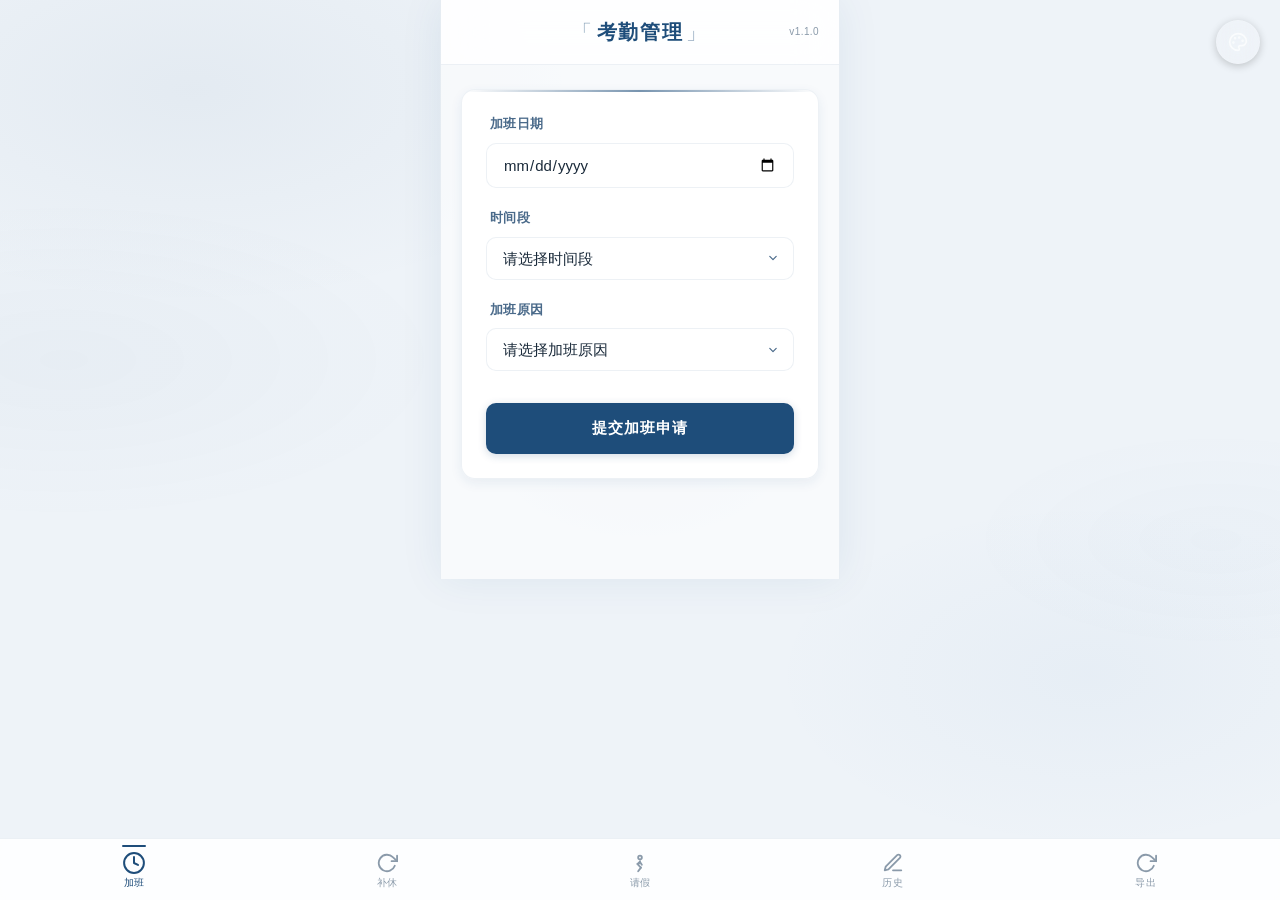
<file: scripts/www/index.html>
<!DOCTYPE html>
<html lang="zh-CN">
<head>
    <meta charset="UTF-8">
    <meta name="viewport" content="width=device-width, initial-scale=1.0, user-scalable=no">
    <title>考勤管理系统</title>
    <link rel="stylesheet" href="styles.css" id="theme-stylesheet">
</head>
<body>
    <div class="container">
        <header class="app-header">
            <h1>考勤管理</h1>
            <span class="app-version">v1.1.0</span>
        </header>
        
        <nav class="tab-nav">
            <button class="tab-button active" onclick="showTab(event, 'overtime')">
                <span class="tab-icon">
                    <svg width="20" height="20" viewBox="0 0 24 24" fill="none" stroke="currentColor" stroke-width="2" stroke-linecap="round" stroke-linejoin="round">
                        <circle cx="12" cy="12" r="10"/><polyline points="12 6 12 12 16 14"/>
                    </svg>
                </span>
                <span class="tab-text">加班</span>
            </button>
            <button class="tab-button" onclick="showTab(event, 'compensatory')">
                <span class="tab-icon">
                    <svg width="20" height="20" viewBox="0 0 24 24" fill="none" stroke="currentColor" stroke-width="2" stroke-linecap="round" stroke-linejoin="round">
                        <polyline points="23 4 23 10 17 10"/><path d="M20.49 15a9 9 0 1 1-2.12-9.36L23 10"/>
                    </svg>
                </span>
                <span class="tab-text">补休</span>
            </button>
            <button class="tab-button" onclick="showTab(event, 'leave')">
                <span class="tab-icon">
                    <svg width="20" height="20" viewBox="0 0 24 24" fill="none" stroke="currentColor" stroke-width="2" stroke-linecap="round" stroke-linejoin="round">
                        <path d="M13 17l-3 4"/><path d="M9 13l3-2 2 3"/><circle cx="12" cy="6" r="2"/><path d="M12 10l-2 4 3 3"/>
                    </svg>
                </span>
                <span class="tab-text">请假</span>
            </button>
            <button class="tab-button" onclick="showTab(event, 'history')">
                <span class="tab-icon">
                    <svg width="20" height="20" viewBox="0 0 24 24" fill="none" stroke="currentColor" stroke-width="2" stroke-linecap="round" stroke-linejoin="round">
                        <path d="M12 20h9"/><path d="M16.5 3.5a2.121 2.121 0 0 1 3 3L7 19l-4 1 1-4L16.5 3.5z"/>
                    </svg>
                </span>
                <span class="tab-text">历史</span>
            </button>
            <button class="tab-button" onclick="showTab(event, 'export')">
                <span class="tab-icon">
                    <svg width="20" height="20" viewBox="0 0 24 24" fill="none" stroke="currentColor" stroke-width="2" stroke-linecap="round" stroke-linejoin="round">
                        <polyline points="23 4 23 10 17 10"/><path d="M20.49 15a9 9 0 1 1-2.12-9.36L23 10"/>
                    </svg>
                </span>
                <span class="tab-text">导出</span>
            </button>
        </nav>

        <main class="main-content">
            <!-- 加班标签页 -->
            <div id="overtime" class="tab-content active">
                <div class="card">
                    <form id="overtimeForm" class="mobile-form">
                        <div class="form-group">
                            <label for="overtimeDate">加班日期</label>
                            <input type="date" id="overtimeDate" required>
                        </div>
                        <div class="form-group">
                            <label for="overtimeTimeSlot">时间段</label>
                            <select id="overtimeTimeSlot" required>
                                <option value="">请选择时间段</option>
                                <option value="morning">上午8:00-12:00</option>
                                <option value="afternoon">下午14:00-18:00</option>
                                <option value="evening">晚上19:00-23:00</option>
                                <option value="custom">自定义</option>
                            </select>
                        </div>
                        <div class="form-group" id="customOvertimeTimeSlot" style="display: none;">
                            <label for="customOvertimeTimeText">自定义时间段</label>
                            <input type="text" id="customOvertimeTimeText" placeholder="请输入自定义时间段，如：09:00-17:00">
                        </div>
                        <div class="form-group">
                            <label for="overtimeReason">加班原因</label>
                            <select id="overtimeReason" required>
                                <option value="">请选择加班原因</option>
                                <option value="saturday">周六加班</option>
                                <option value="weekend">周末加班</option>
                                <option value="city">创城加班</option>
                                <option value="custom">自定义</option>
                            </select>
                        </div>
                        <div class="form-group" id="customOvertimeReason" style="display: none;">
                            <label for="customOvertimeText">自定义原因</label>
                            <input type="text" id="customOvertimeText" placeholder="请输入自定义原因">
                        </div>
                        <button type="submit" class="submit-btn">提交加班申请</button>
                    </form>
                </div>
            </div>

            <!-- 补休标签页 -->
            <div id="compensatory" class="tab-content">
                <div class="card">
                    <form id="compensatoryForm" class="mobile-form">
                        <div class="form-group">
                            <label for="compensatoryDate">补休日期</label>
                            <input type="date" id="compensatoryDate" required>
                        </div>

                        <div class="form-group">
                            <label for="shiftSchedule">班次</label>
                            <div class="input-with-lock">
                                <select id="shiftSchedule" required>
                                    <option value="">请选择班次</option>
                                    <option value="A14">A14</option>
                                    <option value="A16">A16</option>
                                    <option value="A17">A17</option>
                                    <option value="A18">A18</option>
                                    <option value="A19">A19</option>
                                    <option value="A2">A2</option>
                                    <option value="A20">A20</option>
                                    <option value="A21">A21</option>
                                    <option value="A22">A22</option>
                                    <option value="A23">A23</option>
                                    <option value="A27">A27</option>
                                    <option value="A30">A30</option>
                                    <option value="A31">A31</option>
                                    <option value="A32">A32</option>
                                    <option value="A35">A35</option>
                                    <option value="A37">A37</option>
                                    <option value="A39">A39</option>
                                    <option value="A40">A40</option>
                                    <option value="A46">A46</option>
                                    <option value="A47">A47</option>
                                    <option value="A48">A48</option>
                                    <option value="A49">A49</option>
                                    <option value="A50">A50</option>
                                    <option value="A51">A51</option>
                                    <option value="A52">A52</option>
                                    <option value="A53">A53</option>
                                    <option value="A54">A54</option>
                                    <option value="A55">A55</option>
                                    <option value="A56">A56</option>
                                    <option value="A57">A57</option>
                                    <option value="A58">A58</option>
                                    <option value="A59">A59</option>
                                    <option value="A65">A65</option>
                                    <option value="A66">A66</option>
                                    <option value="A69">A69</option>
                                    <option value="A7">A7</option>
                                    <option value="A71">A71</option>
                                    <option value="A74">A74</option>
                                    <option value="A8">A8</option>
                                </select>
                                <button type="button" id="shiftModifyBtn" onclick="toggleShiftLock()" class="lock-btn">
                                    <svg width="20" height="20" viewBox="0 0 24 24" fill="none" stroke="currentColor" stroke-width="2" stroke-linecap="round" stroke-linejoin="round">
                                        <rect x="3" y="11" width="18" height="11" rx="2" ry="2"/><path d="M7 11V7a5 5 0 0 1 9.9-1"/>
                                    </svg>
                                </button>
                                <button type="button" id="shiftFixBtn" onclick="toggleShiftLock()" class="lock-btn fixed" style="display: none;">
                                    <svg width="20" height="20" viewBox="0 0 24 24" fill="none" stroke="currentColor" stroke-width="2" stroke-linecap="round" stroke-linejoin="round">
                                        <rect x="3" y="11" width="18" height="11" rx="2" ry="2"/><path d="M7 11V7a5 5 0 0 1 10 0v4"/>
                                    </svg>
                                </button>
                            </div>
                        </div>
                        <div class="form-group">
                            <label for="compensatoryTimeSlot">时间段</label>
                            <div id="shiftTimeDisplay" class="shift-time-display" style="display: none;">
                                <div class="time-info">请先选择班次</div>
                            </div>
                            <select id="compensatoryTimeSlot" required>
                                <option value="">请选择时间段</option>
                                <option value="morning">上午7:00-11:00</option>
                                <option value="afternoon">下午14:30-17:30</option>
                            </select>
                        </div>
                        <div class="form-group">
                            <label>锁定控制</label>
                            <div class="lock-control-buttons">
                                <button type="button" onclick="unlockAll()" class="unlock-all-btn">取消所有锁定</button>
                            </div>
                        </div>
                        <div class="form-group">
                            <label for="relatedOvertime">关联加班记录</label>
                            <select id="relatedOvertime" required>
                                <option value="">请选择关联的加班记录</option>
                            </select>
                        </div>
                        <button type="submit" class="submit-btn">提交补休申请</button>
                    </form>
                </div>
            </div>

            <!-- 请假标签页 -->
            <div id="leave" class="tab-content">
                <div class="card">
                    <form id="leaveForm" class="mobile-form">
                        <div class="form-group">
                            <label for="leaveDate">请假日期</label>
                            <input type="date" id="leaveDate" required>
                        </div>
                        <div class="form-group">
                            <label for="leaveTimeSlot">时间段</label>
                            <select id="leaveTimeSlot" required>
                                <option value="">请选择时间段</option>
                                <option value="morning">上午7:00-11:00</option>
                                <option value="afternoon">下午14:30-17:30</option>
                                <option value="custom">自定义</option>
                            </select>
                        </div>
                        <div class="form-group" id="customLeaveTimeSlot" style="display: none;">
                            <label for="customLeaveTimeText">自定义时间段</label>
                            <input type="text" id="customLeaveTimeText" placeholder="请输入自定义时间段，如：09:00-15:00">
                        </div>
                        <div class="form-group">
                            <label for="leaveReason">请假原因</label>
                            <select id="leaveReason" required>
                                <option value="">请选择请假原因</option>
                                <option value="personal">事假</option>
                                <option value="sick">病假</option>
                                <option value="custom">自定义</option>
                            </select>
                        </div>
                        <div class="form-group" id="customLeaveReason" style="display: none;">
                            <label for="customLeaveText">自定义原因</label>
                            <input type="text" id="customLeaveText" placeholder="请输入自定义原因">
                        </div>
                        <button type="submit" class="submit-btn">提交请假申请</button>
                    </form>
                </div>
            </div>

            <!-- 历史视图标签页 -->
            <div id="history" class="tab-content">
                <div class="card">
                    <div class="statistics-mobile">
                        <div class="stat-card">
                            <div class="stat-number" id="totalOvertime">0</div>
                            <div class="stat-label">加班总次数</div>
                        </div>
                        <div class="stat-card">
                            <div class="stat-number" id="totalCompensatory">0</div>
                            <div class="stat-label">补休总次数</div>
                        </div>
                        <div class="stat-card">
                            <div class="stat-number" id="remainingCount">0</div>
                            <div class="stat-label">剩余次数</div>
                        </div>
                    </div>
                    
                    <div id="expirationWarning" class="warning-mobile" style="display: none;"></div>
                    
                    <!-- 万年历 -->
                    <div class="calendar-mobile">
                        <div class="calendar-header-mobile">
                            <button id="prevMonth" class="calendar-nav-mobile">
                                <svg width="18" height="18" viewBox="0 0 24 24" fill="none" stroke="currentColor" stroke-width="2" stroke-linecap="round" stroke-linejoin="round">
                                    <polyline points="15 18 9 12 15 6"/>
                                </svg>
                            </button>
                            <span id="currentMonth" class="calendar-title-mobile"></span>
                            <button id="nextMonth" class="calendar-nav-mobile">
                                <svg width="18" height="18" viewBox="0 0 24 24" fill="none" stroke="currentColor" stroke-width="2" stroke-linecap="round" stroke-linejoin="round">
                                    <polyline points="9 18 15 12 9 6"/>
                                </svg>
                            </button>
                        </div>
                        <div class="calendar-legend-mobile">
                            <span class="legend-item-mobile"><span class="legend-dot overtime-color"></span>加班</span>
                            <span class="legend-item-mobile"><span class="legend-dot compensatory-color"></span>补休</span>
                            <span class="legend-item-mobile"><span class="legend-dot leave-color"></span>请假</span>
                            <span class="legend-item-mobile"><span class="legend-dot full-compensatory-color"></span>全补</span>
                        </div>
                        <div id="calendar" class="calendar-grid-mobile"></div>
                    </div>
                    
                    <div class="history-list-mobile" id="historyList"></div>
                </div>
            </div>

            <!-- 导出标签页 -->
            <div id="export" class="tab-content">
                <div class="card">
                    <div class="export-section">
                        <h3>筛选条件</h3>
                        <div class="export-filters-mobile">
                            <div class="form-group">
                                <label for="exportYear">年份</label>
                                <select id="exportYear">
                                    <option value="">全部年份</option>
                                </select>
                            </div>
                            <div class="form-group">
                                <label for="exportMonth">月份</label>
                                <select id="exportMonth">
                                    <option value="">全部月份</option>
                                    <option value="01">1月</option>
                                    <option value="02">2月</option>
                                    <option value="03">3月</option>
                                    <option value="04">4月</option>
                                    <option value="05">5月</option>
                                    <option value="06">6月</option>
                                    <option value="07">7月</option>
                                    <option value="08">8月</option>
                                    <option value="09">9月</option>
                                    <option value="10">10月</option>
                                    <option value="11">11月</option>
                                    <option value="12">12月</option>
                                </select>
                            </div>
                            <div class="form-group">
                                <label for="exportType">导出类型</label>
                                <select id="exportType" onchange="updateFieldOptions()">
                                    <option value="overtime">加班记录</option>
                                    <option value="compensatory">补休记录</option>
                                    <option value="leave">请假记录</option>
                                    <option value="all">全部记录</option>
                                </select>
                            </div>
                        </div>
                    </div>
                    
                    <!-- 字段选择区域 -->
                    <div class="field-selection-mobile">
                        <h3>选择字段</h3>
                        <div class="field-templates-mobile">
                            <button type="button" onclick="selectAllFields()" class="template-btn-mobile">全选</button>
                            <button type="button" onclick="clearAllFields()" class="template-btn-mobile">清空</button>
                            <button type="button" onclick="loadTemplate('basic')" class="template-btn-mobile">基础</button>
                            <button type="button" onclick="loadTemplate('detailed')" class="template-btn-mobile">详细</button>
                        </div>
                        
                        <!-- 字段选择组 -->
                        <div id="overtimeFields" class="field-group-mobile">
                            <div class="field-checkboxes-mobile">
                                <label class="checkbox-mobile"><input type="checkbox" value="加班日期" checked><span>加班日期</span></label>
                                <label class="checkbox-mobile"><input type="checkbox" value="时间段" checked><span>时间段</span></label>
                                <label class="checkbox-mobile"><input type="checkbox" value="加班原因" checked><span>加班原因</span></label>
                                <label class="checkbox-mobile"><input type="checkbox" value="状态" checked><span>状态</span></label>
                                <label class="checkbox-mobile"><input type="checkbox" value="创建时间"><span>创建时间</span></label>
                            </div>
                        </div>
                        
                        <div id="compensatoryFields" class="field-group-mobile" style="display: none;">
                            <div class="field-checkboxes-mobile">
                                <label class="checkbox-mobile"><input type="checkbox" value="补休日期" checked><span>补休日期</span></label>

                                <label class="checkbox-mobile"><input type="checkbox" value="班次" checked><span>班次</span></label>
                                <label class="checkbox-mobile"><input type="checkbox" value="班次时间"><span>班次时间</span></label>
                                <label class="checkbox-mobile"><input type="checkbox" value="时间段" checked><span>时间段</span></label>
                                <label class="checkbox-mobile"><input type="checkbox" value="关联加班日期" checked><span>关联加班日期</span></label>
                                <label class="checkbox-mobile"><input type="checkbox" value="关联加班时间段" checked><span>关联加班时间段</span></label>
                                <label class="checkbox-mobile"><input type="checkbox" value="加班原因" checked><span>加班原因</span></label>
                                <label class="checkbox-mobile"><input type="checkbox" value="创建时间"><span>创建时间</span></label>
                            </div>
                        </div>
                        
                        <div id="leaveFields" class="field-group-mobile" style="display: none;">
                            <div class="field-checkboxes-mobile">
                                <label class="checkbox-mobile"><input type="checkbox" value="请假日期" checked><span>请假日期</span></label>
                                <label class="checkbox-mobile"><input type="checkbox" value="时间段" checked><span>时间段</span></label>
                                <label class="checkbox-mobile"><input type="checkbox" value="请假原因" checked><span>请假原因</span></label>
                                <label class="checkbox-mobile"><input type="checkbox" value="创建时间"><span>创建时间</span></label>
                            </div>
                        </div>
                        
                        <div id="allFields" class="field-group-mobile" style="display: none;">
                            <div class="field-checkboxes-mobile">
                                <label class="checkbox-mobile"><input type="checkbox" value="类型" checked><span>类型</span></label>
                                <label class="checkbox-mobile"><input type="checkbox" value="日期" checked><span>日期</span></label>
                                <label class="checkbox-mobile"><input type="checkbox" value="时间段" checked><span>时间段</span></label>
                                <label class="checkbox-mobile"><input type="checkbox" value="详细信息" checked><span>详细信息</span></label>

                                <label class="checkbox-mobile"><input type="checkbox" value="班次"><span>班次</span></label>
                                <label class="checkbox-mobile"><input type="checkbox" value="创建时间"><span>创建时间</span></label>
                            </div>
                        </div>
                    </div>
                    
                    <div class="export-actions-mobile">
                        <button onclick="showExportPreview()" class="preview-btn-mobile">显示结果</button>
                        <button onclick="exportFilteredData()" class="export-btn-mobile">导出数据</button>
                    </div>
                    
                    <div class="export-result-mobile">
                        <label>导出结果</label>
                        <div class="export-table-wrapper" id="exportTableWrapper">
                            <table class="export-table" id="exportTable">
                                <thead><tr id="exportTableHead"></tr></thead>
                                <tbody id="exportTableBody"></tbody>
                            </table>
                            <div class="export-table-empty" id="exportTableEmpty">点击「显示结果」或「导出数据」按钮后，内容将显示在这里</div>
                        </div>
                    </div>
                    
                    <!-- 数据备份与恢复 -->
                    <div class="export-section data-management">
                        <h3>数据管理</h3>
                        <div class="data-mgmt-actions">
                            <button onclick="backupData()" class="data-btn backup-btn">
                                <svg width="16" height="16" viewBox="0 0 24 24" fill="none" stroke="currentColor" stroke-width="2" stroke-linecap="round" stroke-linejoin="round"><path d="M21 15v4a2 2 0 0 1-2 2H5a2 2 0 0 1-2-2v-4"/><polyline points="7 10 12 15 17 10"/><line x1="12" y1="15" x2="12" y2="3"/></svg>
                                备份数据
                            </button>
                            <button onclick="document.getElementById('restoreInput').click()" class="data-btn restore-btn">
                                <svg width="16" height="16" viewBox="0 0 24 24" fill="none" stroke="currentColor" stroke-width="2" stroke-linecap="round" stroke-linejoin="round"><polyline points="1 4 1 10 7 10"/><path d="M3.51 15a9 9 0 1 0 2.13-9.36L1 10"/></svg>
                                恢复数据
                            </button>
                        </div>
                        <input type="file" id="restoreInput" accept=".json" style="display:none" onchange="restoreData(event)">
                        <p class="data-mgmt-hint">更新前先备份，更新后再恢复，数据不会丢失</p>
                    </div>
                </div>
            </div>
        </main>
        
        <!-- 事件详情弹窗 -->
        <div id="eventModal" class="modal-mobile" style="display: none;">
            <div class="modal-content-mobile">
                <div class="modal-header-mobile">
                    <h3 id="modalTitle">事件详情</h3>
                    <button class="close-mobile" onclick="closeEventModal()">
                        <svg width="18" height="18" viewBox="0 0 24 24" fill="none" stroke="currentColor" stroke-width="2" stroke-linecap="round" stroke-linejoin="round">
                            <line x1="18" y1="6" x2="6" y2="18"/><line x1="6" y1="6" x2="18" y2="18"/>
                        </svg>
                    </button>
                </div>
                <div class="modal-body-mobile" id="modalBody">
                    <!-- 事件详情内容 -->
                </div>
            </div>
        </div>
    </div>

    <script src="script.js"></script>
    <script src="switch-theme.js"></script>
</body>
</html>
</file>
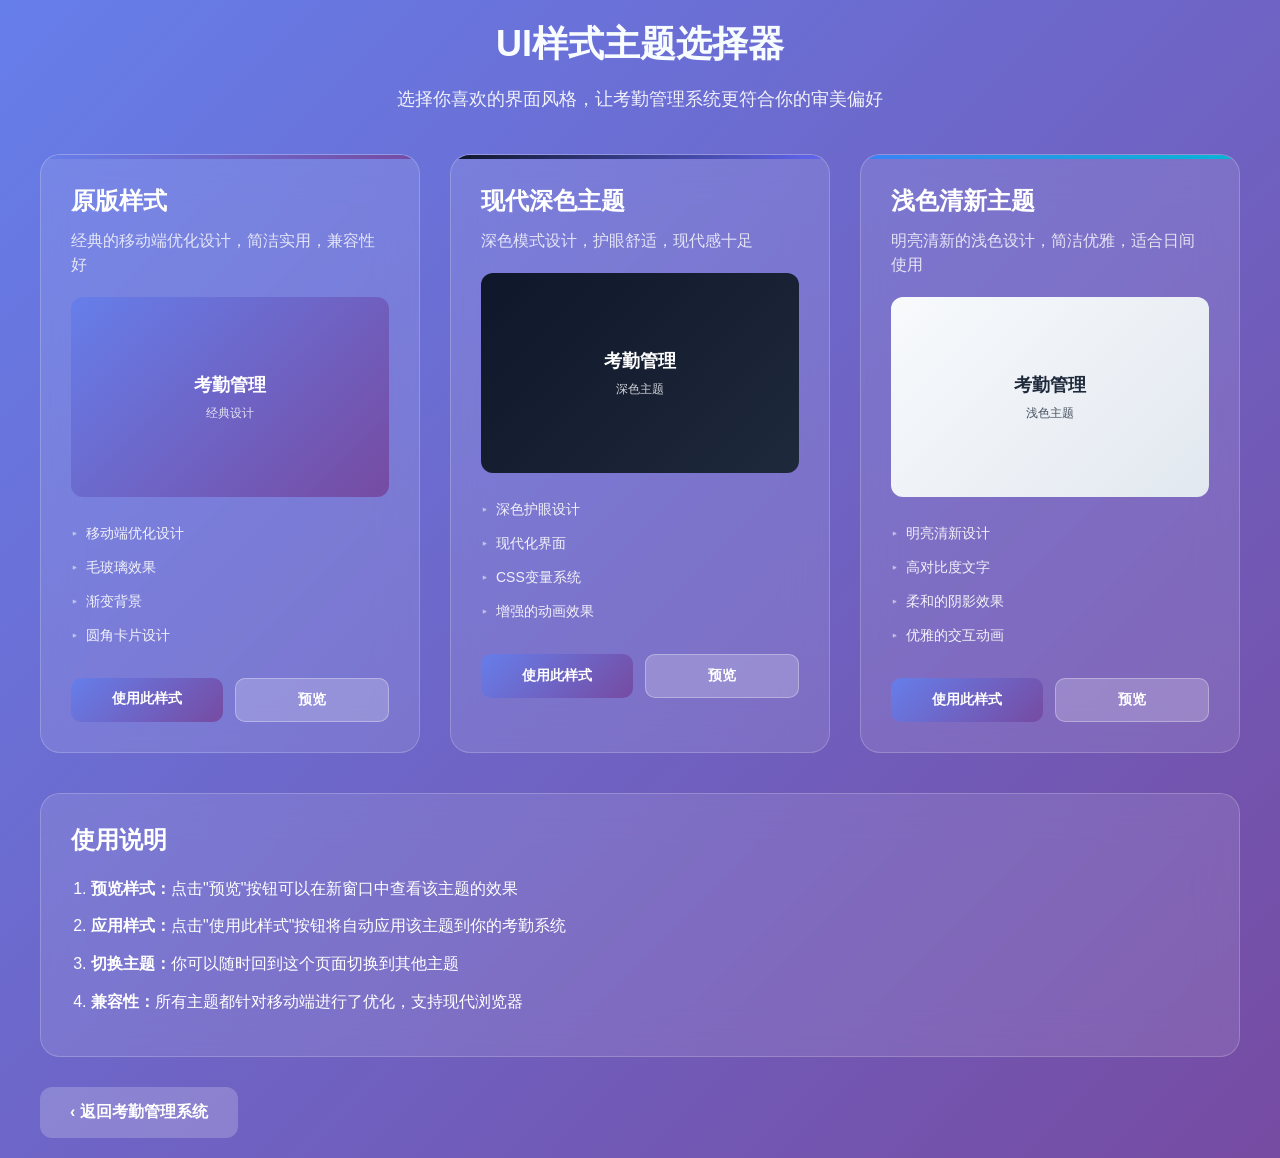
<file: scripts/www/style-selector.html>
<!DOCTYPE html>
<html lang="zh-CN">
<head>
    <meta charset="UTF-8">
    <meta name="viewport" content="width=device-width, initial-scale=1.0">
    <title>UI样式选择器</title>
    <style>
        * {
            margin: 0;
            padding: 0;
            box-sizing: border-box;
        }

        body {
            font-family: 'Inter', -apple-system, BlinkMacSystemFont, 'Segoe UI', sans-serif;
            background: linear-gradient(135deg, #667eea 0%, #764ba2 100%);
            color: white;
            min-height: 100vh;
            padding: 20px;
        }

        .container {
            max-width: 1200px;
            margin: 0 auto;
        }

        .header {
            text-align: center;
            margin-bottom: 40px;
        }

        .header h1 {
            font-size: 36px;
            font-weight: 800;
            margin-bottom: 16px;
            background: linear-gradient(135deg, #ffffff 0%, #f0f9ff 100%);
            -webkit-background-clip: text;
            -webkit-text-fill-color: transparent;
            background-clip: text;
        }

        .header p {
            font-size: 18px;
            opacity: 0.9;
            line-height: 1.6;
        }

        .themes-grid {
            display: grid;
            grid-template-columns: repeat(auto-fit, minmax(350px, 1fr));
            gap: 30px;
            margin-bottom: 40px;
        }

        .theme-card {
            background: rgba(255, 255, 255, 0.1);
            backdrop-filter: blur(20px);
            border: 1px solid rgba(255, 255, 255, 0.2);
            border-radius: 20px;
            padding: 30px;
            transition: all 0.3s ease;
            position: relative;
            overflow: hidden;
        }

        .theme-card::before {
            content: '';
            position: absolute;
            top: 0;
            left: 0;
            right: 0;
            height: 4px;
            border-radius: 20px 20px 0 0;
        }

        .theme-card.original::before {
            background: linear-gradient(90deg, #667eea, #764ba2);
        }

        .theme-card.modern::before {
            background: linear-gradient(90deg, #0f172a, #6366f1);
        }

        .theme-card.light::before {
            background: linear-gradient(90deg, #3b82f6, #06b6d4);
        }

        .theme-card:hover {
            transform: translateY(-10px);
            box-shadow: 0 20px 40px rgba(0, 0, 0, 0.2);
        }

        .theme-title {
            font-size: 24px;
            font-weight: 700;
            margin-bottom: 12px;
        }

        .theme-description {
            font-size: 16px;
            opacity: 0.8;
            margin-bottom: 20px;
            line-height: 1.5;
        }

        .theme-features {
            list-style: none;
            margin-bottom: 25px;
        }

        .theme-features li {
            padding: 8px 0;
            font-size: 14px;
            opacity: 0.9;
        }

        .theme-features li::before {
            content: '▸';
            margin-right: 8px;
            opacity: 0.6;
        }

        .theme-preview {
            width: 100%;
            height: 200px;
            border-radius: 12px;
            margin-bottom: 20px;
            position: relative;
            overflow: hidden;
        }

        .preview-original {
            background: linear-gradient(135deg, #667eea 0%, #764ba2 100%);
        }

        .preview-modern {
            background: linear-gradient(135deg, #0f172a 0%, #1e293b 100%);
        }

        .preview-light {
            background: linear-gradient(135deg, #f8fafc 0%, #e2e8f0 100%);
        }

        .preview-content {
            position: absolute;
            top: 50%;
            left: 50%;
            transform: translate(-50%, -50%);
            text-align: center;
            color: white;
        }

        .preview-light .preview-content {
            color: #1e293b;
        }

        .action-buttons {
            display: flex;
            gap: 12px;
        }

        .btn {
            flex: 1;
            padding: 12px 20px;
            border: none;
            border-radius: 10px;
            font-size: 14px;
            font-weight: 600;
            cursor: pointer;
            transition: all 0.3s ease;
            text-decoration: none;
            text-align: center;
            display: inline-block;
        }

        .btn-primary {
            background: linear-gradient(135deg, #667eea 0%, #764ba2 100%);
            color: white;
        }

        .btn-secondary {
            background: rgba(255, 255, 255, 0.2);
            color: white;
            border: 1px solid rgba(255, 255, 255, 0.3);
        }

        .btn:hover {
            transform: translateY(-2px);
            box-shadow: 0 8px 20px rgba(0, 0, 0, 0.2);
        }

        .instructions {
            background: rgba(255, 255, 255, 0.1);
            backdrop-filter: blur(20px);
            border: 1px solid rgba(255, 255, 255, 0.2);
            border-radius: 20px;
            padding: 30px;
            margin-top: 40px;
        }

        .instructions h2 {
            font-size: 24px;
            font-weight: 700;
            margin-bottom: 20px;
        }

        .instructions ol {
            padding-left: 20px;
        }

        .instructions li {
            margin-bottom: 12px;
            line-height: 1.6;
        }

        .back-link {
            display: inline-block;
            margin-top: 30px;
            padding: 15px 30px;
            background: rgba(255, 255, 255, 0.2);
            color: white;
            text-decoration: none;
            border-radius: 12px;
            font-weight: 600;
            transition: all 0.3s ease;
        }

        .back-link:hover {
            background: rgba(255, 255, 255, 0.3);
            transform: translateY(-2px);
        }

        @media (max-width: 768px) {
            .themes-grid {
                grid-template-columns: 1fr;
            }
            
            .header h1 {
                font-size: 28px;
            }
            
            .header p {
                font-size: 16px;
            }
        }
    </style>
</head>
<body>
    <div class="container">
        <div class="header">
            <h1>UI样式主题选择器</h1>
            <p>选择你喜欢的界面风格，让考勤管理系统更符合你的审美偏好</p>
        </div>

        <div class="themes-grid">
            <!-- 原版样式 -->
            <div class="theme-card original">
                <h3 class="theme-title">原版样式</h3>
                <p class="theme-description">经典的移动端优化设计，简洁实用，兼容性好</p>
                <div class="theme-preview preview-original">
                    <div class="preview-content">
                        <div style="font-size: 18px; font-weight: 600;">考勤管理</div>
                        <div style="font-size: 12px; opacity: 0.8; margin-top: 8px;">经典设计</div>
                    </div>
                </div>
                <ul class="theme-features">
                    <li>移动端优化设计</li>
                    <li>毛玻璃效果</li>
                    <li>渐变背景</li>
                    <li>圆角卡片设计</li>
                </ul>
                <div class="action-buttons">
                    <a href="index.html" class="btn btn-primary">使用此样式</a>
                    <button class="btn btn-secondary" onclick="previewStyle('styles.css')">预览</button>
                </div>
            </div>

            <!-- 现代深色主题 -->
            <div class="theme-card modern">
                <h3 class="theme-title">现代深色主题</h3>
                <p class="theme-description">深色模式设计，护眼舒适，现代感十足</p>
                <div class="theme-preview preview-modern">
                    <div class="preview-content">
                        <div style="font-size: 18px; font-weight: 600;">考勤管理</div>
                        <div style="font-size: 12px; opacity: 0.8; margin-top: 8px;">深色主题</div>
                    </div>
                </div>
                <ul class="theme-features">
                    <li>深色护眼设计</li>
                    <li>现代化界面</li>
                    <li>CSS变量系统</li>
                    <li>增强的动画效果</li>
                </ul>
                <div class="action-buttons">
                    <button class="btn btn-primary" onclick="applyStyle('styles-modern.css')">使用此样式</button>
                    <button class="btn btn-secondary" onclick="previewStyle('styles-modern.css')">预览</button>
                </div>
            </div>

            <!-- 浅色清新主题 -->
            <div class="theme-card light">
                <h3 class="theme-title">浅色清新主题</h3>
                <p class="theme-description">明亮清新的浅色设计，简洁优雅，适合日间使用</p>
                <div class="theme-preview preview-light">
                    <div class="preview-content">
                        <div style="font-size: 18px; font-weight: 600;">考勤管理</div>
                        <div style="font-size: 12px; opacity: 0.8; margin-top: 8px;">浅色主题</div>
                    </div>
                </div>
                <ul class="theme-features">
                    <li>明亮清新设计</li>
                    <li>高对比度文字</li>
                    <li>柔和的阴影效果</li>
                    <li>优雅的交互动画</li>
                </ul>
                <div class="action-buttons">
                    <button class="btn btn-primary" onclick="applyStyle('styles-light.css')">使用此样式</button>
                    <button class="btn btn-secondary" onclick="previewStyle('styles-light.css')">预览</button>
                </div>
            </div>
        </div>

        <div class="instructions">
            <h2>使用说明</h2>
            <ol>
                <li><strong>预览样式：</strong>点击"预览"按钮可以在新窗口中查看该主题的效果</li>
                <li><strong>应用样式：</strong>点击"使用此样式"按钮将自动应用该主题到你的考勤系统</li>
                <li><strong>切换主题：</strong>你可以随时回到这个页面切换到其他主题</li>
                <li><strong>兼容性：</strong>所有主题都针对移动端进行了优化，支持现代浏览器</li>
            </ol>
        </div>

        <a href="index.html" class="back-link">‹ 返回考勤管理系统</a>
    </div>

    <script>
        function applyStyle(styleFile) {
            // 创建一个隐藏的表单来提交样式选择
            const form = document.createElement('form');
            form.method = 'POST';
            form.action = 'apply-style.php'; // 这里需要后端支持
            
            const input = document.createElement('input');
            input.type = 'hidden';
            input.name = 'style';
            input.value = styleFile;
            
            form.appendChild(input);
            document.body.appendChild(form);
            
            // 由于这是静态页面，我们直接修改index.html中的CSS链接
            // 实际应用中，你需要手动替换index.html中的CSS文件引用
            
            alert(`样式已选择：${styleFile}\n\n请手动修改 index.html 文件中的 CSS 链接：\n<link rel="stylesheet" href="${styleFile}">`);
            
            // 跳转到应用页面
            window.location.href = 'index.html';
        }

        function previewStyle(styleFile) {
            // 在新窗口中预览样式
            const previewWindow = window.open('index.html', '_blank');
            
            // 等待页面加载完成后替换样式
            previewWindow.addEventListener('load', function() {
                const link = previewWindow.document.querySelector('link[rel="stylesheet"]');
                if (link) {
                    link.href = styleFile;
                }
            });
        }

        // 添加一些交互效果
        document.querySelectorAll('.theme-card').forEach(card => {
            card.addEventListener('mouseenter', function() {
                this.style.transform = 'translateY(-10px) scale(1.02)';
            });
            
            card.addEventListener('mouseleave', function() {
                this.style.transform = 'translateY(0) scale(1)';
            });
        });
    </script>
</body>
</html>
</file>
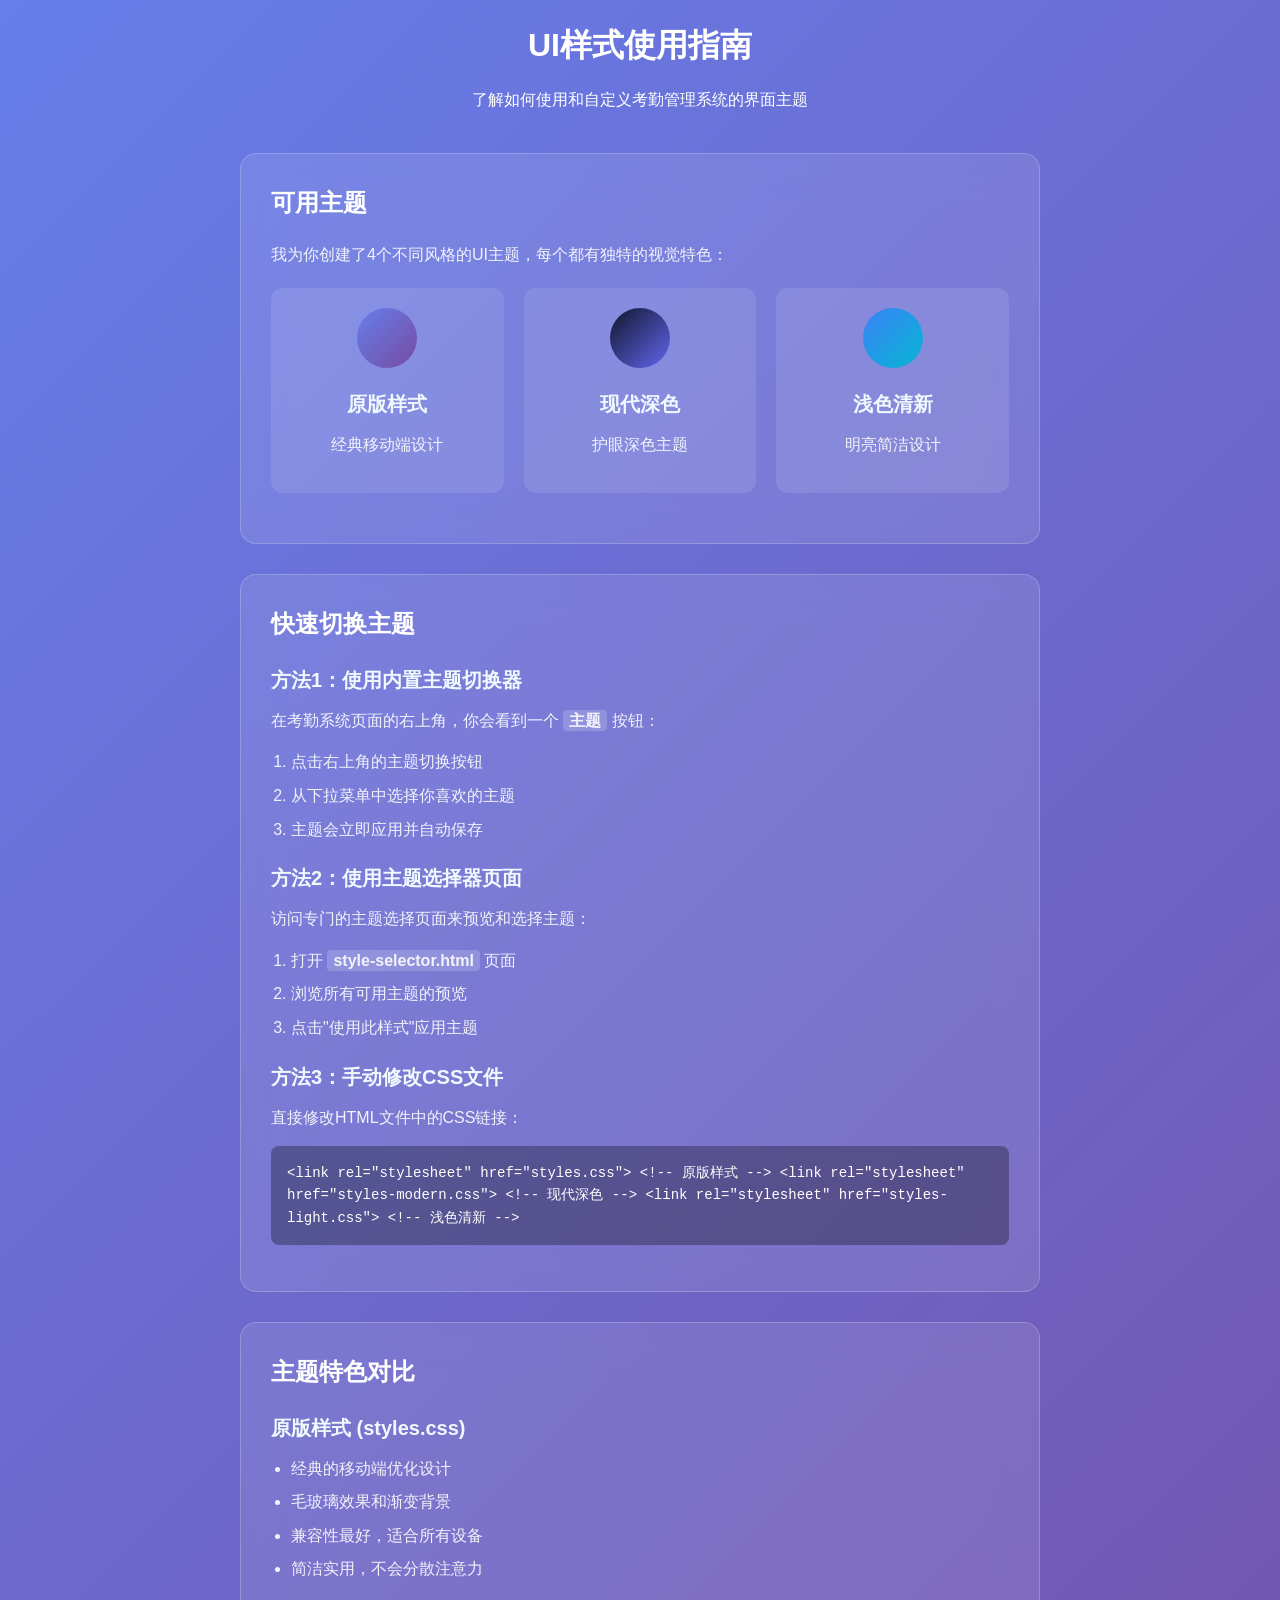
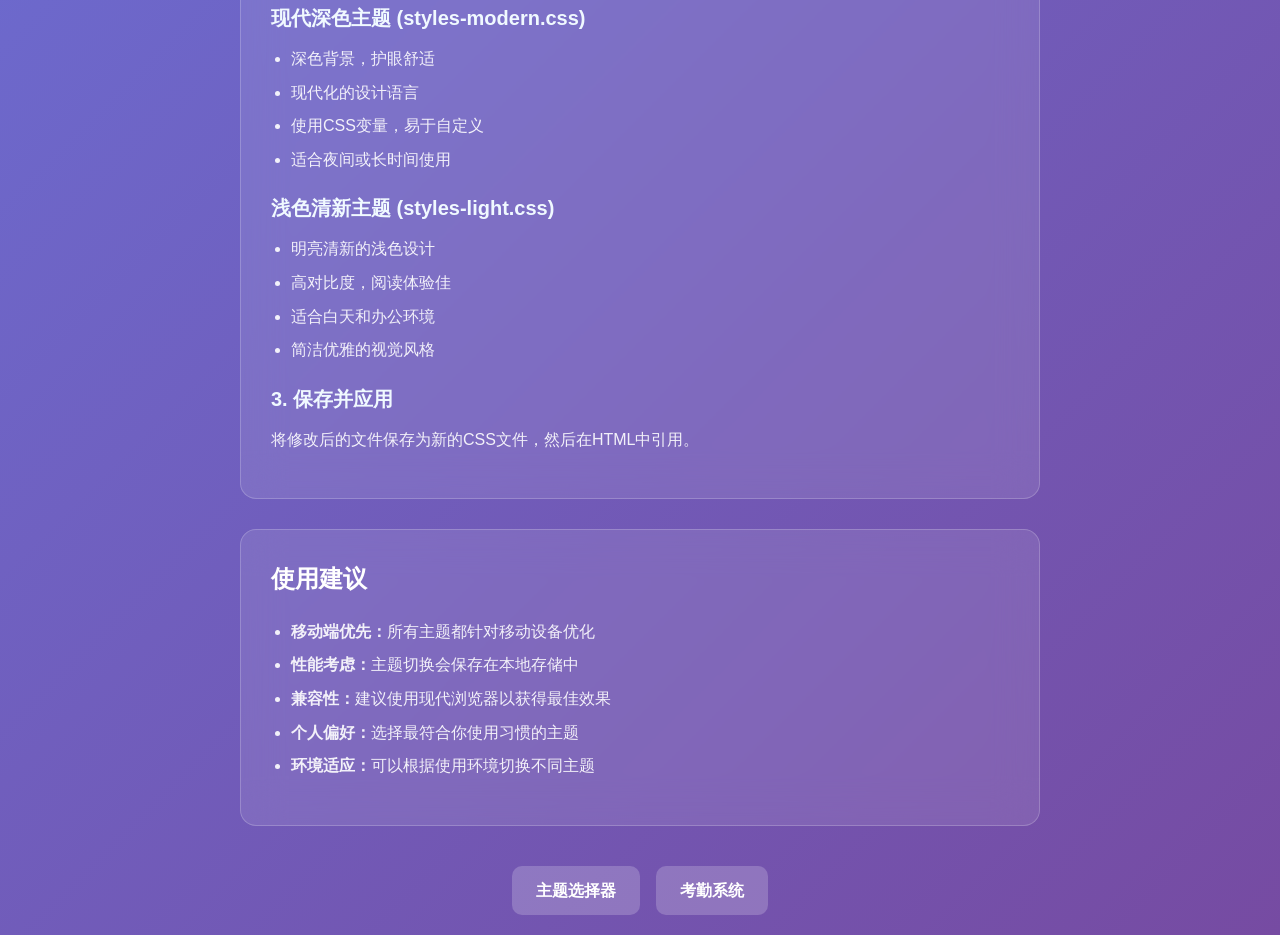
<file: scripts/www/ui-guide.html>
<!DOCTYPE html>
<html lang="zh-CN">
<head>
    <meta charset="UTF-8">
    <meta name="viewport" content="width=device-width, initial-scale=1.0">
    <title>UI样式使用指南</title>
    <style>
        * {
            margin: 0;
            padding: 0;
            box-sizing: border-box;
        }

        body {
            font-family: 'Inter', -apple-system, BlinkMacSystemFont, 'Segoe UI', sans-serif;
            background: linear-gradient(135deg, #667eea 0%, #764ba2 100%);
            color: white;
            line-height: 1.6;
            padding: 20px;
        }

        .container {
            max-width: 800px;
            margin: 0 auto;
        }

        .header {
            text-align: center;
            margin-bottom: 40px;
        }

        .header h1 {
            font-size: 32px;
            font-weight: 800;
            margin-bottom: 16px;
        }

        .content-section {
            background: rgba(255, 255, 255, 0.1);
            backdrop-filter: blur(20px);
            border: 1px solid rgba(255, 255, 255, 0.2);
            border-radius: 16px;
            padding: 30px;
            margin-bottom: 30px;
        }

        .content-section h2 {
            font-size: 24px;
            font-weight: 700;
            margin-bottom: 20px;
            color: #ffffff;
        }

        .content-section h3 {
            font-size: 20px;
            font-weight: 600;
            margin: 20px 0 12px 0;
            color: #f0f9ff;
        }

        .content-section p {
            margin-bottom: 16px;
            opacity: 0.9;
        }

        .content-section ul, .content-section ol {
            margin-bottom: 16px;
            padding-left: 20px;
        }

        .content-section li {
            margin-bottom: 8px;
            opacity: 0.9;
        }

        .theme-showcase {
            display: grid;
            grid-template-columns: repeat(auto-fit, minmax(180px, 1fr));
            gap: 20px;
            margin: 20px 0;
        }

        .theme-item {
            background: rgba(255, 255, 255, 0.1);
            border-radius: 12px;
            padding: 20px;
            text-align: center;
            transition: all 0.3s ease;
        }

        .theme-item:hover {
            transform: translateY(-5px);
            background: rgba(255, 255, 255, 0.15);
        }

        .theme-preview-mini {
            width: 60px;
            height: 60px;
            border-radius: 50%;
            margin: 0 auto 12px;
        }

        .original-mini { background: linear-gradient(135deg, #667eea 0%, #764ba2 100%); }
        .modern-mini { background: linear-gradient(135deg, #0f172a 0%, #6366f1 100%); }
        .light-mini { background: linear-gradient(135deg, #3b82f6 0%, #06b6d4 100%); }

        .code-block {
            background: rgba(0, 0, 0, 0.3);
            border-radius: 8px;
            padding: 16px;
            font-family: 'Courier New', monospace;
            font-size: 14px;
            margin: 16px 0;
            overflow-x: auto;
        }

        .highlight {
            background: rgba(255, 255, 255, 0.2);
            padding: 2px 6px;
            border-radius: 4px;
            font-weight: 600;
        }

        .navigation {
            display: flex;
            gap: 16px;
            justify-content: center;
            margin-top: 40px;
        }

        .nav-btn {
            padding: 12px 24px;
            background: rgba(255, 255, 255, 0.2);
            color: white;
            text-decoration: none;
            border-radius: 10px;
            font-weight: 600;
            transition: all 0.3s ease;
        }

        .nav-btn:hover {
            background: rgba(255, 255, 255, 0.3);
            transform: translateY(-2px);
        }

        @media (max-width: 768px) {
            .theme-showcase {
                grid-template-columns: repeat(2, 1fr);
            }
            
            .navigation {
                flex-direction: column;
            }
        }
    </style>
</head>
<body>
    <div class="container">
        <div class="header">
            <h1>UI样式使用指南</h1>
            <p>了解如何使用和自定义考勤管理系统的界面主题</p>
        </div>

        <div class="content-section">
            <h2>可用主题</h2>
            <p>我为你创建了4个不同风格的UI主题，每个都有独特的视觉特色：</p>
            
            <div class="theme-showcase">
                <div class="theme-item">
                    <div class="theme-preview-mini original-mini"></div>
                    <h3>原版样式</h3>
                    <p>经典移动端设计</p>
                </div>
                <div class="theme-item">
                    <div class="theme-preview-mini modern-mini"></div>
                    <h3>现代深色</h3>
                    <p>护眼深色主题</p>
                </div>
                <div class="theme-item">
                    <div class="theme-preview-mini light-mini"></div>
                    <h3>浅色清新</h3>
                    <p>明亮简洁设计</p>
                </div>
            </div>
        </div>

        <div class="content-section">
            <h2>快速切换主题</h2>
            
            <h3>方法1：使用内置主题切换器</h3>
            <p>在考勤系统页面的右上角，你会看到一个 <span class="highlight">主题</span> 按钮：</p>
            <ol>
                <li>点击右上角的主题切换按钮</li>
                <li>从下拉菜单中选择你喜欢的主题</li>
                <li>主题会立即应用并自动保存</li>
            </ol>

            <h3>方法2：使用主题选择器页面</h3>
            <p>访问专门的主题选择页面来预览和选择主题：</p>
            <ol>
                <li>打开 <span class="highlight">style-selector.html</span> 页面</li>
                <li>浏览所有可用主题的预览</li>
                <li>点击"使用此样式"应用主题</li>
            </ol>

            <h3>方法3：手动修改CSS文件</h3>
            <p>直接修改HTML文件中的CSS链接：</p>
            <div class="code-block">
&lt;link rel="stylesheet" href="styles.css"&gt;        &lt;!-- 原版样式 --&gt;
&lt;link rel="stylesheet" href="styles-modern.css"&gt;  &lt;!-- 现代深色 --&gt;
&lt;link rel="stylesheet" href="styles-light.css"&gt;   &lt;!-- 浅色清新 --&gt;
            </div>
        </div>

        <div class="content-section">
            <h2>主题特色对比</h2>
            
            <h3>原版样式 (styles.css)</h3>
            <ul>
                <li>经典的移动端优化设计</li>
                <li>毛玻璃效果和渐变背景</li>
                <li>兼容性最好，适合所有设备</li>
                <li>简洁实用，不会分散注意力</li>
            </ul>

            <h3>现代深色主题 (styles-modern.css)</h3>
            <ul>
                <li>深色背景，护眼舒适</li>
                <li>现代化的设计语言</li>
                <li>使用CSS变量，易于自定义</li>
                <li>适合夜间或长时间使用</li>
            </ul>

            <h3>浅色清新主题 (styles-light.css)</h3>
            <ul>
                <li>明亮清新的浅色设计</li>
                <li>高对比度，阅读体验佳</li>
                <li>适合白天和办公环境</li>
                <li>简洁优雅的视觉风格</li>
            </ul>

            <h3>3. 保存并应用</h3>
            <p>将修改后的文件保存为新的CSS文件，然后在HTML中引用。</p>
        </div>

        <div class="content-section">
            <h2>使用建议</h2>
            <ul>
                <li><strong>移动端优先：</strong>所有主题都针对移动设备优化</li>
                <li><strong>性能考虑：</strong>主题切换会保存在本地存储中</li>
                <li><strong>兼容性：</strong>建议使用现代浏览器以获得最佳效果</li>
                <li><strong>个人偏好：</strong>选择最符合你使用习惯的主题</li>
                <li><strong>环境适应：</strong>可以根据使用环境切换不同主题</li>
            </ul>
        </div>

        <div class="navigation">
            <a href="style-selector.html" class="nav-btn">主题选择器</a>
            <a href="index.html" class="nav-btn">考勤系统</a>
        </div>
    </div>
</body>
</html>
</file>
<file: scripts/www/styles.css>
*,
*::before,
*::after {
  margin: 0;
  padding: 0;
  box-sizing: border-box;
  -webkit-tap-highlight-color: transparent;
}

:root {
  /* 古风蓝白色系 */
  --color-bg: #eef3f8;
  --color-bg-secondary: #e5ecf3;
  --color-surface: rgba(255, 255, 255, 0.92);
  --color-surface-elevated: #ffffff;
  --color-border: rgba(30, 77, 122, 0.08);
  --color-border-strong: rgba(30, 77, 122, 0.15);

  --color-accent: #1e4d7a;
  --color-accent-hover: #2d6fb0;
  --color-accent-subtle: rgba(30, 77, 122, 0.08);
  --color-accent-glow: rgba(30, 77, 122, 0.12);

  --color-text-primary: #1a2a3a;
  --color-text-secondary: #4a6a8a;
  --color-text-tertiary: #8a9aaa;
  --color-text-inverse: #ffffff;

  --color-success: #2d8f5c;
  --color-success-subtle: rgba(45, 143, 92, 0.08);
  --color-warning: #b8860b;
  --color-warning-subtle: rgba(184, 134, 11, 0.08);
  --color-error: #b54040;
  --color-error-subtle: rgba(181, 64, 64, 0.08);
  --color-info: #2d6fb0;

  --color-overtime: #1e4d7a;
  --color-compensatory: #2d6fb0;
  --color-leave: #b8860b;
  --color-full-compensatory: #2d8f5c;

  /* 字体 - 古风搭配 */
  --font-family: 'PingFang SC', 'Microsoft YaHei', -apple-system, BlinkMacSystemFont, sans-serif;
  --font-classical: 'KaiTi', '楷体', 'STKaiti', '华文楷体', 'Noto Serif SC', serif;
  --font-mono: 'JetBrains Mono', 'SF Mono', 'Fira Code', monospace;

  --text-xs: 0.6875rem;
  --text-sm: 0.8125rem;
  --text-base: 0.9375rem;
  --text-lg: 1.0625rem;
  --text-xl: 1.25rem;
  --text-2xl: 1.5rem;

  --weight-regular: 400;
  --weight-medium: 500;
  --weight-semibold: 600;
  --weight-bold: 700;

  --leading-tight: 1.25;
  --leading-normal: 1.6;

  --space-1: 0.25rem;
  --space-2: 0.5rem;
  --space-3: 0.75rem;
  --space-4: 1rem;
  --space-5: 1.25rem;
  --space-6: 1.5rem;
  --space-8: 2rem;
  --space-10: 2.5rem;
  --space-12: 3rem;

  --radius-sm: 0.375rem;
  --radius-md: 0.625rem;
  --radius-lg: 0.875rem;
  --radius-xl: 1.125rem;
  --radius-full: 9999px;

  --shadow-sm: 0 1px 3px rgba(30, 77, 122, 0.06);
  --shadow-md: 0 4px 12px rgba(30, 77, 122, 0.08);
  --shadow-lg: 0 8px 24px rgba(30, 77, 122, 0.1);
  --shadow-xl: 0 16px 40px rgba(30, 77, 122, 0.12);
  --shadow-glow: 0 0 20px var(--color-accent-glow);

  --transition-fast: 200ms cubic-bezier(0.4, 0, 0.2, 1);
  --transition-base: 300ms cubic-bezier(0.4, 0, 0.2, 1);
  --transition-slow: 500ms cubic-bezier(0.4, 0, 0.2, 1);

  --z-header: 100;
  --z-tabs: 100;
  --z-modal: 1000;
  --z-theme-switcher: 1001;
}

html {
  font-size: 16px;
  -webkit-font-smoothing: antialiased;
  -moz-osx-font-smoothing: grayscale;
  text-rendering: optimizeLegibility;
}

/* 水墨背景效果 */
body {
  font-family: var(--font-family);
  font-size: var(--text-base);
  font-weight: var(--weight-regular);
  line-height: var(--leading-normal);
  color: var(--color-text-primary);
  min-height: 100vh;
  min-height: -webkit-fill-available;
  overflow-x: hidden;
  background: var(--color-bg);
  background-image:
    radial-gradient(ellipse 55% 40% at 15% 10%, rgba(30, 77, 122, 0.05) 0%, transparent 60%),
    radial-gradient(ellipse 45% 35% at 85% 75%, rgba(45, 111, 176, 0.04) 0%, transparent 55%),
    radial-gradient(ellipse 35% 30% at 50% 50%, rgba(30, 77, 122, 0.03) 0%, transparent 40%);
  background-attachment: fixed;
}

.container {
  max-width: 100%;
  min-height: 100vh;
  min-height: -webkit-fill-available;
  display: flex;
  flex-direction: column;
  position: relative;
}

/* 水墨晕染装饰 */
.container::before {
  content: '';
  position: fixed;
  inset: 0;
  background:
    radial-gradient(ellipse 50% 30% at 5% 40%, rgba(30, 77, 122, 0.03) 0%, transparent 60%),
    radial-gradient(ellipse 40% 25% at 95% 60%, rgba(45, 111, 176, 0.02) 0%, transparent 50%);
  pointer-events: none;
  z-index: -1;
}

/* ── App Header ── */
.app-header {
  background: rgba(255, 255, 255, 0.82);
  backdrop-filter: blur(20px) saturate(1.3);
  -webkit-backdrop-filter: blur(20px) saturate(1.3);
  border-bottom: 1px solid var(--color-border);
  padding: var(--space-4) var(--space-6);
  padding-top: max(var(--space-4), env(safe-area-inset-top));
  text-align: center;
  position: sticky;
  top: 0;
  z-index: var(--z-header);
}

.app-header h1 {
  font-size: var(--text-xl);
  font-weight: var(--weight-bold);
  letter-spacing: 0.08em;
  color: var(--color-accent);
  margin: 0;
  font-family: var(--font-classical);
}

.app-header h1::before {
  content: '\300C';
  margin-right: 0.15em;
  font-weight: var(--weight-regular);
  opacity: 0.5;
}

.app-header h1::after {
  content: '\300D';
  margin-left: 0.15em;
  font-weight: var(--weight-regular);
  opacity: 0.5;
}

/* ── Bottom Tab Navigation ── */
.tab-nav {
  position: fixed;
  bottom: 0;
  left: 0;
  right: 0;
  background: rgba(255, 255, 255, 0.88);
  backdrop-filter: blur(20px) saturate(1.3);
  -webkit-backdrop-filter: blur(20px) saturate(1.3);
  border-top: 1px solid var(--color-border);
  display: flex;
  padding: var(--space-1) var(--space-2) calc(var(--space-1) + env(safe-area-inset-bottom));
  z-index: var(--z-tabs);
}

.tab-button {
  flex: 1;
  display: flex;
  flex-direction: column;
  align-items: center;
  justify-content: center;
  padding: var(--space-2) var(--space-1);
  border: none;
  background: transparent;
  cursor: pointer;
  transition: all var(--transition-base);
  border-radius: var(--radius-md);
  margin: 0 2px;
  position: relative;
  color: var(--color-text-tertiary);
  -webkit-tap-highlight-color: transparent;
  touch-action: manipulation;
  user-select: none;
}

.tab-button::after {
  content: '';
  position: absolute;
  top: 2px;
  left: 50%;
  transform: translateX(-50%) scaleX(0);
  width: 24px;
  height: 2px;
  border-radius: 1px;
  background: var(--color-accent);
  transition: transform var(--transition-base);
}

.tab-button.active {
  color: var(--color-accent);
}

.tab-button.active::after {
  transform: translateX(-50%) scaleX(1);
}

.tab-button:active {
  transform: scale(0.94);
}

.tab-icon {
  display: flex;
  align-items: center;
  justify-content: center;
  width: 24px;
  height: 24px;
  margin-bottom: 3px;
  transition: transform var(--transition-fast);
}

.tab-icon svg {
  width: 22px;
  height: 22px;
}

.tab-button.active .tab-icon {
  transform: scale(1.08);
}

.tab-text {
  font-size: 0.625rem;
  font-weight: var(--weight-medium);
  letter-spacing: 0.04em;
  line-height: 1;
}

/* ── Main Content ── */
.main-content {
  flex: 1;
  padding: var(--space-5) var(--space-4) calc(80px + env(safe-area-inset-bottom));
  overflow-y: auto;
}

.tab-content {
  display: none;
  animation: tabFadeIn 0.35s ease-out;
}

.tab-content.active {
  display: block;
}

@keyframes tabFadeIn {
  from {
    opacity: 0;
    transform: translateY(10px);
  }
  to {
    opacity: 1;
    transform: translateY(0);
  }
}

/* ── Cards ── */
.card {
  background: var(--color-surface);
  border: 1px solid var(--color-border);
  border-radius: var(--radius-lg);
  padding: var(--space-5);
  box-shadow: var(--shadow-md);
  margin-bottom: var(--space-5);
  transition: all var(--transition-base);
  position: relative;
  overflow: hidden;
}

.card::before {
  content: '';
  position: absolute;
  top: 0;
  left: 0;
  right: 0;
  height: 2px;
  background: linear-gradient(90deg, transparent, var(--color-accent), transparent);
  opacity: 0.6;
}

.card:active {
  transform: scale(0.995);
}

/* ── Form Elements ── */
.mobile-form {
  display: flex;
  flex-direction: column;
  gap: var(--space-5);
}

.form-group {
  display: flex;
  flex-direction: column;
  gap: var(--space-2);
}

.form-group label {
  font-size: var(--text-sm);
  font-weight: var(--weight-semibold);
  color: var(--color-text-secondary);
  letter-spacing: 0.02em;
  padding-left: var(--space-1);
}

.form-group input,
.form-group select {
  padding: var(--space-3) var(--space-4);
  border: 1.5px solid var(--color-border);
  border-radius: var(--radius-md);
  font-size: var(--text-base);
  font-family: var(--font-family);
  font-weight: var(--weight-medium);
  background: rgba(255, 255, 255, 0.8);
  color: var(--color-text-primary);
  transition: all var(--transition-fast);
  -webkit-appearance: none;
  appearance: none;
  outline: none;
  width: 100%;
}

.form-group input::placeholder {
  color: var(--color-text-tertiary);
  font-weight: var(--weight-regular);
}

.form-group input:focus,
.form-group select:focus {
  border-color: var(--color-accent);
  background: #ffffff;
  box-shadow: 0 0 0 3px var(--color-accent-subtle);
}

.form-group input:disabled,
.form-group select:disabled {
  opacity: 0.5;
  cursor: not-allowed;
  background: rgba(30, 77, 122, 0.03);
}

.form-group select {
  background-image: url("data:image/svg+xml,%3csvg xmlns='http://www.w3.org/2000/svg' fill='none' viewBox='0 0 20 20'%3e%3cpath stroke='%234a6a8a' stroke-linecap='round' stroke-linejoin='round' stroke-width='1.5' d='m6 8 4 4 4-4'/%3e%3c/svg%3e");
  background-position: right 12px center;
  background-repeat: no-repeat;
  background-size: 16px;
  padding-right: 40px;
}

.form-group select option {
  background: var(--color-surface-elevated);
  color: var(--color-text-primary);
}

/* ── Input with Lock ── */
.input-with-lock {
  display: flex;
  gap: var(--space-2);
  align-items: center;
}

.input-with-lock select {
  flex: 1;
}

.lock-btn {
  width: 48px;
  height: 48px;
  min-width: 48px;
  padding: 0;
  border: 1.5px solid var(--color-border);
  border-radius: var(--radius-md);
  background: rgba(255, 255, 255, 0.7);
  color: var(--color-text-tertiary);
  cursor: pointer;
  transition: all var(--transition-fast);
  display: flex;
  align-items: center;
  justify-content: center;
  flex-shrink: 0;
}

.lock-btn:active {
  transform: scale(0.92);
  background: var(--color-accent-subtle);
}

.lock-btn.fixed {
  background: var(--color-success);
  color: white;
  border-color: var(--color-success);
  box-shadow: 0 2px 8px rgba(45, 143, 92, 0.25);
}

.lock-btn.fixed:active {
  background: #23784a;
}

.lock-control-buttons {
  display: flex;
  gap: var(--space-2);
  margin-top: var(--space-1);
}

.unlock-all-btn {
  background: var(--color-error-subtle);
  color: var(--color-error);
  border: 1px solid rgba(181, 64, 64, 0.15);
  padding: var(--space-3) var(--space-4);
  border-radius: var(--radius-md);
  font-size: var(--text-sm);
  font-weight: var(--weight-semibold);
  cursor: pointer;
  transition: all var(--transition-fast);
  flex: 1;
  font-family: var(--font-family);
}

.unlock-all-btn:active {
  transform: scale(0.97);
  background: rgba(181, 64, 64, 0.12);
}

/* ── Submit Button ── */
.submit-btn {
  background: var(--color-accent);
  color: var(--color-text-inverse);
  border: none;
  padding: var(--space-4) var(--space-6);
  border-radius: var(--radius-md);
  font-size: var(--text-base);
  font-weight: var(--weight-semibold);
  cursor: pointer;
  transition: all var(--transition-base);
  margin-top: var(--space-3);
  width: 100%;
  font-family: var(--font-classical);
  letter-spacing: 0.06em;
  box-shadow: 0 2px 8px rgba(30, 77, 122, 0.2);
}

.submit-btn:active {
  transform: scale(0.98);
  box-shadow: 0 1px 4px rgba(30, 77, 122, 0.15);
}

/* ── Statistics Cards ── */
.statistics-mobile {
  display: grid;
  grid-template-columns: repeat(3, 1fr);
  gap: var(--space-3);
  margin-bottom: var(--space-5);
}

.stat-card {
  background: var(--color-surface);
  border: 1px solid var(--color-border);
  padding: var(--space-4) var(--space-3);
  border-radius: var(--radius-md);
  text-align: center;
  transition: all var(--transition-base);
  position: relative;
  overflow: hidden;
}

.stat-card::before {
  content: '';
  position: absolute;
  left: 0;
  right: 0;
  bottom: 0;
  height: 2px;
  background: linear-gradient(90deg, transparent, var(--color-accent), transparent);
  opacity: 0.3;
}

.stat-card:active {
  transform: scale(0.97);
}

.stat-number {
  font-size: var(--text-2xl);
  font-weight: var(--weight-bold);
  color: var(--color-accent);
  margin-bottom: var(--space-1);
  letter-spacing: -0.02em;
}

.stat-label {
  font-size: var(--text-xs);
  color: var(--color-text-secondary);
  font-weight: var(--weight-medium);
}

/* ── Warning ── */
.warning-mobile {
  background: var(--color-warning-subtle);
  border: 1px solid rgba(184, 134, 11, 0.15);
  color: #8a6d0a;
  padding: var(--space-4) var(--space-5);
  border-radius: var(--radius-md);
  margin-bottom: var(--space-5);
  font-size: var(--text-sm);
  line-height: var(--leading-tight);
}

/* ── Calendar ── */
.calendar-mobile {
  background: var(--color-surface);
  border: 1px solid var(--color-border);
  border-radius: var(--radius-lg);
  padding: var(--space-5);
  margin-bottom: var(--space-5);
}

.calendar-header-mobile {
  display: flex;
  justify-content: space-between;
  align-items: center;
  margin-bottom: var(--space-4);
}

.calendar-nav-mobile {
  width: 36px;
  height: 36px;
  border-radius: var(--radius-full);
  border: 1px solid var(--color-border-strong);
  background: rgba(255, 255, 255, 0.7);
  color: var(--color-text-secondary);
  cursor: pointer;
  display: flex;
  align-items: center;
  justify-content: center;
  transition: all var(--transition-fast);
  touch-action: manipulation;
  -webkit-tap-highlight-color: transparent;
}

.calendar-nav-mobile:active {
  transform: scale(0.9);
  background: var(--color-accent-subtle);
  border-color: var(--color-accent);
}

.calendar-title-mobile {
  font-size: var(--text-lg);
  font-weight: var(--weight-semibold);
  color: var(--color-accent);
  text-align: center;
  flex: 1;
  letter-spacing: 0.04em;
  font-family: var(--font-classical);
}

.calendar-legend-mobile {
  display: flex;
  justify-content: center;
  gap: var(--space-3);
  margin-bottom: var(--space-4);
  flex-wrap: wrap;
}

.legend-item-mobile {
  display: flex;
  align-items: center;
  gap: var(--space-1);
  font-size: 0.625rem;
  color: var(--color-text-tertiary);
  padding: 2px 8px;
  border-radius: 4px;
  background: rgba(30, 77, 122, 0.04);
}

.legend-dot {
  width: 6px;
  height: 6px;
  border-radius: 50%;
  flex-shrink: 0;
}

.overtime-color { background-color: var(--color-overtime); }
.compensatory-color { background-color: var(--color-compensatory); }
.leave-color { background-color: var(--color-leave); }
.full-compensatory-color { background-color: var(--color-full-compensatory); }

.calendar-grid-mobile {
  display: grid;
  grid-template-columns: repeat(7, 1fr);
  gap: 2px;
}

.calendar-day {
  aspect-ratio: 1;
  display: flex;
  flex-direction: column;
  align-items: center;
  justify-content: center;
  font-size: var(--text-sm);
  font-weight: var(--weight-medium);
  position: relative;
  cursor: default;
  color: var(--color-text-secondary);
  background: transparent;
  border-radius: var(--radius-sm);
  min-height: 38px;
  transition: all var(--transition-fast);
}

.calendar-day-header {
  font-size: 0.625rem;
  font-weight: var(--weight-semibold);
  color: var(--color-text-tertiary);
  cursor: default;
  letter-spacing: 0.04em;
  background: transparent;
}

.calendar-day.other-month {
  color: rgba(30, 77, 122, 0.1);
}

.calendar-day.today {
  color: var(--color-accent);
  font-weight: var(--weight-bold);
}

.calendar-day.today::before {
  content: '';
  position: absolute;
  width: 32px;
  height: 32px;
  border-radius: var(--radius-full);
  background: var(--color-accent-subtle);
  border: 1.5px solid var(--color-accent);
  z-index: 0;
}

.calendar-day.today span,
.calendar-day.today .event-dots {
  position: relative;
  z-index: 1;
}

.calendar-day.has-events {
  font-weight: var(--weight-semibold);
  color: var(--color-text-primary);
}

.calendar-day.clickable {
  cursor: pointer;
}

.calendar-day.clickable:active {
  transform: scale(0.92);
}

.event-dots {
  display: flex;
  gap: 2px;
  margin-top: 1px;
  flex-wrap: wrap;
  justify-content: center;
  max-width: 100%;
  position: relative;
  z-index: 1;
}

.event-dot {
  width: 3px;
  height: 3px;
  border-radius: 50%;
  flex-shrink: 0;
}

.event-dot.overtime { background-color: var(--color-overtime); }
.event-dot.compensatory { background-color: var(--color-compensatory); }
.event-dot.leave { background-color: var(--color-leave); }
.event-dot.full-compensatory { background-color: var(--color-full-compensatory); }

/* ── History List ── */
.history-list-mobile {
  display: flex;
  flex-direction: column;
  gap: var(--space-3);
}

.history-item {
  background: var(--color-surface);
  padding: var(--space-4) var(--space-5);
  border-radius: var(--radius-md);
  transition: all var(--transition-base);
  cursor: default;
  box-shadow: var(--shadow-sm);
  position: relative;
  border-left: none;
  overflow: hidden;
}

.history-item::before {
  content: '';
  position: absolute;
  left: 0;
  top: 0;
  bottom: 0;
  width: 3px;
  border-radius: 0 2px 2px 0;
  background: var(--color-text-tertiary);
}

.history-item:active {
  transform: scale(0.99);
}

.history-item.overtime::before { background: var(--color-overtime); }
.history-item.compensatory::before { background: var(--color-compensatory); }
.history-item.leave::before { background: var(--color-leave); }

.history-item h4 {
  font-size: var(--text-base);
  font-weight: var(--weight-semibold);
  color: var(--color-text-primary);
  margin-bottom: var(--space-2);
  letter-spacing: 0.02em;
}

.history-item p {
  font-size: var(--text-sm);
  color: var(--color-text-secondary);
  margin: var(--space-1) 0;
  line-height: var(--leading-tight);
}

.history-item p:last-child {
  margin-bottom: 0;
}

/* ── Export Section ── */
.export-section {
  margin-bottom: var(--space-6);
}

.export-section h3 {
  font-size: var(--text-base);
  font-weight: var(--weight-semibold);
  margin-bottom: var(--space-4);
  color: var(--color-accent);
  letter-spacing: 0.04em;
  font-family: var(--font-classical);
}

.export-filters-mobile {
  display: flex;
  flex-direction: row;
  gap: var(--space-3);
  flex-wrap: wrap;
}

.export-filters-mobile .form-group {
  flex: 1;
  min-width: 90px;
}

.export-filters-mobile .form-group label {
  font-size: var(--text-xs);
  white-space: nowrap;
}

.export-filters-mobile .form-group select {
  font-size: var(--text-sm);
  padding: var(--space-2) var(--space-4);
}

.field-selection-mobile {
  margin-bottom: var(--space-6);
}

.field-selection-mobile h3 {
  font-size: var(--text-base);
  font-weight: var(--weight-semibold);
  margin-bottom: var(--space-4);
  color: var(--color-accent);
  letter-spacing: 0.04em;
  font-family: var(--font-classical);
}

.field-templates-mobile {
  display: grid;
  grid-template-columns: repeat(4, 1fr);
  gap: var(--space-2);
  margin-bottom: var(--space-4);
}

.template-btn-mobile {
  background: transparent;
  color: var(--color-text-secondary);
  border: 1px solid var(--color-border-strong);
  padding: var(--space-2) var(--space-2);
  border-radius: var(--radius-sm);
  font-size: var(--text-xs);
  font-weight: var(--weight-medium);
  cursor: pointer;
  transition: all var(--transition-fast);
  font-family: var(--font-family);
}

.template-btn-mobile:active {
  transform: scale(0.95);
  border-color: var(--color-accent);
  color: var(--color-accent);
  background: var(--color-accent-subtle);
}

.field-group-mobile {
  background: rgba(255, 255, 255, 0.6);
  border: 1px solid var(--color-border);
  padding: var(--space-4);
  border-radius: var(--radius-md);
}

.field-checkboxes-mobile {
  display: flex;
  flex-direction: column;
  gap: var(--space-2);
}

.checkbox-mobile {
  display: flex;
  align-items: center;
  gap: var(--space-3);
  padding: var(--space-2) var(--space-2);
  border-radius: var(--radius-sm);
  cursor: pointer;
  transition: background var(--transition-fast);
}

.checkbox-mobile:active {
  background: var(--color-accent-subtle);
}

.checkbox-mobile input[type="checkbox"] {
  width: 18px;
  height: 18px;
  margin: 0;
  cursor: pointer;
  accent-color: var(--color-accent);
  flex-shrink: 0;
}

.checkbox-mobile span {
  font-size: var(--text-sm);
  font-weight: var(--weight-medium);
  color: var(--color-text-secondary);
}

.export-actions-mobile {
  display: flex;
  gap: var(--space-3);
  margin-bottom: var(--space-5);
}

.preview-btn-mobile,
.export-btn-mobile {
  flex: 1;
  padding: var(--space-4) var(--space-5);
  border: none;
  border-radius: var(--radius-md);
  font-size: var(--text-sm);
  font-weight: var(--weight-semibold);
  cursor: pointer;
  transition: all var(--transition-base);
  font-family: var(--font-family);
}

.preview-btn-mobile {
  background: rgba(255, 255, 255, 0.7);
  color: var(--color-text-primary);
  border: 1px solid var(--color-border-strong);
}

.preview-btn-mobile:active {
  transform: scale(0.97);
  background: var(--color-accent-subtle);
}

.export-btn-mobile {
  background: var(--color-accent);
  color: var(--color-text-inverse);
  box-shadow: 0 2px 8px rgba(30, 77, 122, 0.2);
}

.export-btn-mobile:active {
  transform: scale(0.97);
  box-shadow: 0 1px 4px rgba(30, 77, 122, 0.15);
}

.export-result-mobile {
  display: flex;
  flex-direction: column;
  gap: var(--space-2);
}

.export-result-mobile label {
  font-size: var(--text-sm);
  font-weight: var(--weight-semibold);
  color: var(--color-text-secondary);
  padding-left: var(--space-1);
}

.export-table-wrapper {
  border: 1.5px solid var(--color-border-strong);
  border-radius: var(--radius-md);
  background: rgba(255, 255, 255, 0.5);
  overflow-x: auto;
  max-height: 400px;
  overflow-y: auto;
  transition: border-color var(--transition-fast);
}

.export-table-wrapper.has-message {
  display: flex;
  align-items: center;
  justify-content: center;
  min-height: 120px;
}

.export-table {
  width: 100%;
  border-collapse: collapse;
  font-size: var(--text-xs);
  line-height: var(--leading-normal);
  white-space: nowrap;
}

.export-table thead {
  position: sticky;
  top: 0;
  z-index: 1;
}

.export-table th {
  background: var(--color-accent);
  color: #fff;
  padding: var(--space-3) var(--space-3);
  text-align: left;
  font-weight: var(--weight-semibold);
  letter-spacing: 0.03em;
  border-bottom: 2px solid rgba(255, 255, 255, 0.15);
}

.export-table td {
  padding: var(--space-2) var(--space-3);
  border-bottom: 1px solid var(--color-border-light);
  color: var(--color-text-primary);
  max-width: 240px;
  overflow: hidden;
  text-overflow: ellipsis;
}

.export-table tbody tr:hover {
  background: rgba(30, 77, 122, 0.04);
}

.export-table tbody tr:nth-child(even) {
  background: rgba(30, 77, 122, 0.02);
}

.export-table-empty {
  color: var(--color-text-muted);
  font-size: var(--text-sm);
  text-align: center;
  padding: var(--space-8) var(--space-4);
  display: block;
}

/* ── Modal ── */
.modal-mobile {
  position: fixed;
  inset: 0;
  background: rgba(26, 42, 58, 0.4);
  display: flex;
  align-items: flex-end;
  z-index: var(--z-modal);
  padding: 0;
  backdrop-filter: blur(4px);
  -webkit-backdrop-filter: blur(4px);
}

.modal-content-mobile {
  background: var(--color-surface-elevated);
  border: 1px solid var(--color-border);
  border-radius: var(--radius-xl) var(--radius-xl) 0 0;
  width: 100%;
  max-height: 80vh;
  overflow-y: auto;
  animation: modalSlideUp 0.35s cubic-bezier(0.32, 0.72, 0, 1);
  box-shadow: 0 -8px 30px rgba(30, 77, 122, 0.15);
}

.modal-content-mobile::before {
  content: '';
  display: block;
  width: 36px;
  height: 4px;
  border-radius: 2px;
  background: var(--color-border-strong);
  margin: var(--space-3) auto 0;
}

@keyframes modalSlideUp {
  from {
    transform: translateY(100%);
    opacity: 0;
  }
  to {
    transform: translateY(0);
    opacity: 1;
  }
}

.modal-header-mobile {
  display: flex;
  justify-content: space-between;
  align-items: center;
  padding: var(--space-4) var(--space-5);
  border-bottom: 1px solid var(--color-border);
  position: sticky;
  top: 0;
  background: var(--color-surface-elevated);
  z-index: 10;
}

.modal-header-mobile h3 {
  font-size: var(--text-lg);
  font-weight: var(--weight-semibold);
  color: var(--color-accent);
  margin: 0;
  letter-spacing: 0.04em;
  font-family: var(--font-classical);
}

.close-mobile {
  width: 32px;
  height: 32px;
  border-radius: var(--radius-full);
  border: none;
  background: rgba(30, 77, 122, 0.06);
  color: var(--color-text-secondary);
  cursor: pointer;
  display: flex;
  align-items: center;
  justify-content: center;
  transition: all var(--transition-fast);
}

.close-mobile:active {
  transform: scale(0.88);
  background: rgba(30, 77, 122, 0.12);
}

.modal-body-mobile {
  padding: var(--space-4) var(--space-5);
  padding-bottom: calc(var(--space-4) + env(safe-area-inset-bottom));
}

.event-detail {
  background: rgba(30, 77, 122, 0.03);
  border: 1px solid var(--color-border);
  padding: var(--space-4);
  border-radius: var(--radius-md);
  margin-bottom: var(--space-4);
  border-left: 3px solid var(--color-accent);
}

.event-detail:last-child {
  margin-bottom: 0;
}

.event-detail div:first-child {
  margin-bottom: var(--space-3);
  padding-bottom: var(--space-3);
  border-bottom: 1px solid var(--color-border);
}

.event-detail div:first-child div:first-child {
  font-size: var(--text-base);
  font-weight: var(--weight-semibold);
  margin-bottom: var(--space-2);
  color: var(--color-text-primary);
}

.event-detail div strong {
  color: var(--color-text-secondary);
  font-weight: var(--weight-medium);
}

.event-detail div {
  font-size: var(--text-sm);
  color: var(--color-text-primary);
  margin: var(--space-1) 0;
  line-height: var(--leading-tight);
  border-bottom: none;
  padding-bottom: 0;
}

.event-detail .delete-btn {
  background: var(--color-error-subtle);
  color: var(--color-error);
  border: 1px solid rgba(181, 64, 64, 0.15);
  padding: var(--space-3) var(--space-4);
  border-radius: var(--radius-sm);
  font-size: var(--text-sm);
  font-weight: var(--weight-semibold);
  cursor: pointer;
  margin-top: var(--space-3);
  width: 100%;
  transition: all var(--transition-fast);
  font-family: var(--font-family);
}

.event-detail .delete-btn:active {
  transform: scale(0.97);
  background: rgba(181, 64, 64, 0.12);
}

/* ── Shift Time Display ── */
.shift-time-display {
  background: rgba(255, 255, 255, 0.7);
  border: 1px solid var(--color-border-strong);
  border-radius: var(--radius-md);
  padding: var(--space-4);
  margin-bottom: var(--space-2);
  transition: all var(--transition-fast);
}

.shift-time-display.active {
  border-color: var(--color-accent);
  background: var(--color-accent-subtle);
}

.time-info {
  font-size: var(--text-sm);
  font-weight: var(--weight-semibold);
  color: var(--color-text-primary);
  text-align: center;
  line-height: var(--leading-tight);
}

.time-info.placeholder {
  color: var(--color-text-tertiary);
  font-weight: var(--weight-regular);
}

.time-periods {
  display: flex;
  flex-direction: column;
  gap: var(--space-2);
}

.time-period {
  background: rgba(255, 255, 255, 0.7);
  padding: var(--space-2) var(--space-3);
  border-radius: var(--radius-sm);
  font-size: var(--text-sm);
  font-weight: var(--weight-medium);
  color: var(--color-text-secondary);
  border-left: 3px solid var(--color-accent);
}

.time-period.morning { border-left-color: var(--color-overtime); }
.time-period.afternoon { border-left-color: var(--color-leave); }
.time-period.evening { border-left-color: var(--color-compensatory); }
.time-period.night { border-left-color: var(--color-error); }

/* ── Responsive ── */
@media screen and (max-width: 480px) {
  .card { padding: var(--space-4); }
  .main-content { padding: var(--space-4) var(--space-3) calc(76px + env(safe-area-inset-bottom)); }
  .calendar-mobile { padding: var(--space-4); }
  .statistics-mobile { gap: var(--space-2); }
  .stat-card { padding: var(--space-3) var(--space-2); }
  .stat-number { font-size: var(--text-xl); }
  .calendar-day { font-size: var(--text-xs); min-height: 34px; }
  .calendar-nav-mobile { width: 32px; height: 32px; }
  .calendar-title-mobile { font-size: var(--text-base); }
  .legend-item-mobile { font-size: 0.5625rem; gap: 2px; padding: 1px 4px; }
  .legend-dot { width: 5px; height: 5px; }
  .event-dot { width: 2px; height: 2px; }
  .field-templates-mobile { grid-template-columns: repeat(2, 1fr); }
  .tab-text { font-size: 0.5625rem; }
  .tab-icon svg { width: 20px; height: 20px; }
}

@media screen and (max-width: 360px) {
  .card { padding: var(--space-3); }
  .calendar-mobile { padding: var(--space-3); }
  .calendar-day { font-size: 0.625rem; min-height: 30px; }
  .stat-number { font-size: var(--text-lg); }
}

@media screen and (min-width: 768px) {
  .container {
    max-width: 440px;
    margin: 0 auto;
    box-shadow: 0 0 40px rgba(30, 77, 122, 0.08);
    border-left: 1px solid var(--color-border);
    border-right: 1px solid var(--color-border);
    background: rgba(255, 255, 255, 0.6);
  }
  .main-content {
    padding: var(--space-6) var(--space-5) calc(80px + env(safe-area-inset-bottom));
  }
  .card {
    padding: var(--space-6);
  }
}

@media screen and (min-width: 1024px) {
  .container {
    max-width: 400px;
  }
}

@media screen and (orientation: landscape) and (max-height: 500px) {
  .app-header { padding: var(--space-2) var(--space-4); }
  .app-header h1 { font-size: var(--text-base); }
  .main-content { padding: var(--space-3) var(--space-3) calc(68px + env(safe-area-inset-bottom)); }
  .tab-nav { padding: 4px var(--space-2) calc(4px + env(safe-area-inset-bottom)); }
  .tab-button { padding: 4px var(--space-1); }
  .tab-icon svg { width: 18px; height: 18px; }
  .tab-text { font-size: 0.5rem; }
}

/* ── Scrollbar ── */
::-webkit-scrollbar { width: 4px; }
::-webkit-scrollbar-track { background: transparent; }
::-webkit-scrollbar-thumb {
  background: rgba(30, 77, 122, 0.12);
  border-radius: 2px;
}
::-webkit-scrollbar-thumb:hover { background: rgba(30, 77, 122, 0.2); }

/* ── Safe Area ── */
@supports (padding: max(0px)) {
  .app-header {
    padding-top: max(var(--space-4), env(safe-area-inset-top));
  }
  .tab-nav {
    padding-bottom: max(var(--space-1), env(safe-area-inset-bottom));
  }
  .main-content {
    padding-bottom: max(80px, calc(80px + env(safe-area-inset-bottom)));
  }
  .modal-body-mobile {
    padding-bottom: max(var(--space-4), calc(var(--space-4) + env(safe-area-inset-bottom)));
  }
}

/* ── App Version ── */
.app-version {
  position: absolute;
  right: var(--space-5);
  top: 50%;
  transform: translateY(-50%);
  font-size: 0.625rem;
  color: var(--color-text-tertiary);
  font-weight: var(--weight-medium);
  letter-spacing: 0.04em;
}

/* ── Data Management ── */
.data-management {
  margin-top: var(--space-6);
  padding-top: var(--space-5);
  border-top: 1px solid var(--color-border);
}

.data-mgmt-actions {
  display: flex;
  gap: var(--space-3);
}

.data-btn {
  flex: 1;
  display: flex;
  align-items: center;
  justify-content: center;
  gap: var(--space-2);
  padding: var(--space-3) var(--space-4);
  border: 1px solid var(--color-border-strong);
  border-radius: var(--radius-md);
  font-size: var(--text-sm);
  font-weight: var(--weight-semibold);
  cursor: pointer;
  transition: all var(--transition-fast);
  font-family: var(--font-family);
  background: rgba(255, 255, 255, 0.7);
  color: var(--color-text-primary);
}

.data-btn:active {
  transform: scale(0.97);
}

.backup-btn:active {
  background: var(--color-success-subtle);
  border-color: var(--color-success);
  color: var(--color-success);
}

.restore-btn:active {
  background: var(--color-accent-subtle);
  border-color: var(--color-accent);
  color: var(--color-accent);
}

.data-mgmt-hint {
  margin-top: var(--space-2);
  font-size: 0.625rem;
  color: var(--color-text-tertiary);
  text-align: center;
  line-height: var(--leading-tight);
}

/* ── Animation Utilities ── */
@keyframes pulse {
  0%, 100% { opacity: 1; }
  50% { opacity: 0.5; }
}

.loading {
  animation: pulse 2s cubic-bezier(0.4, 0, 0.6, 1) infinite;
}
</file>
